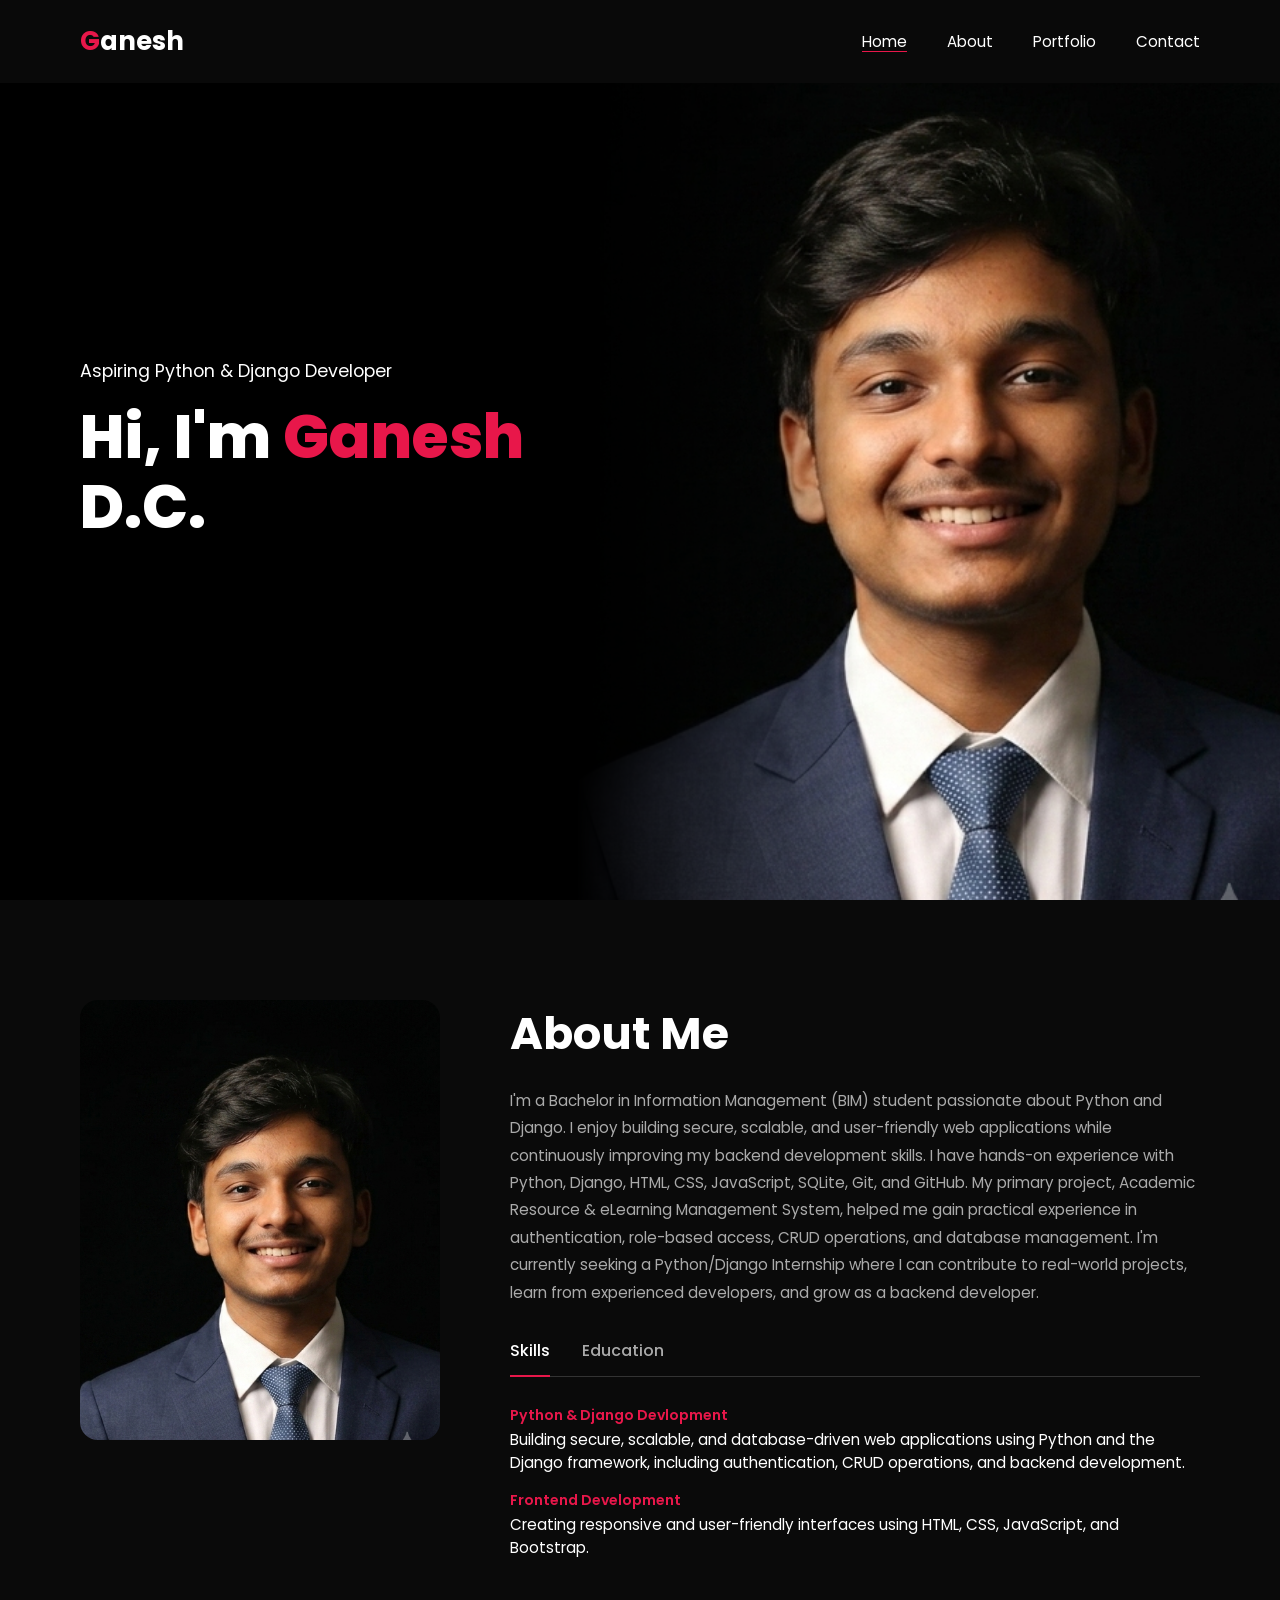
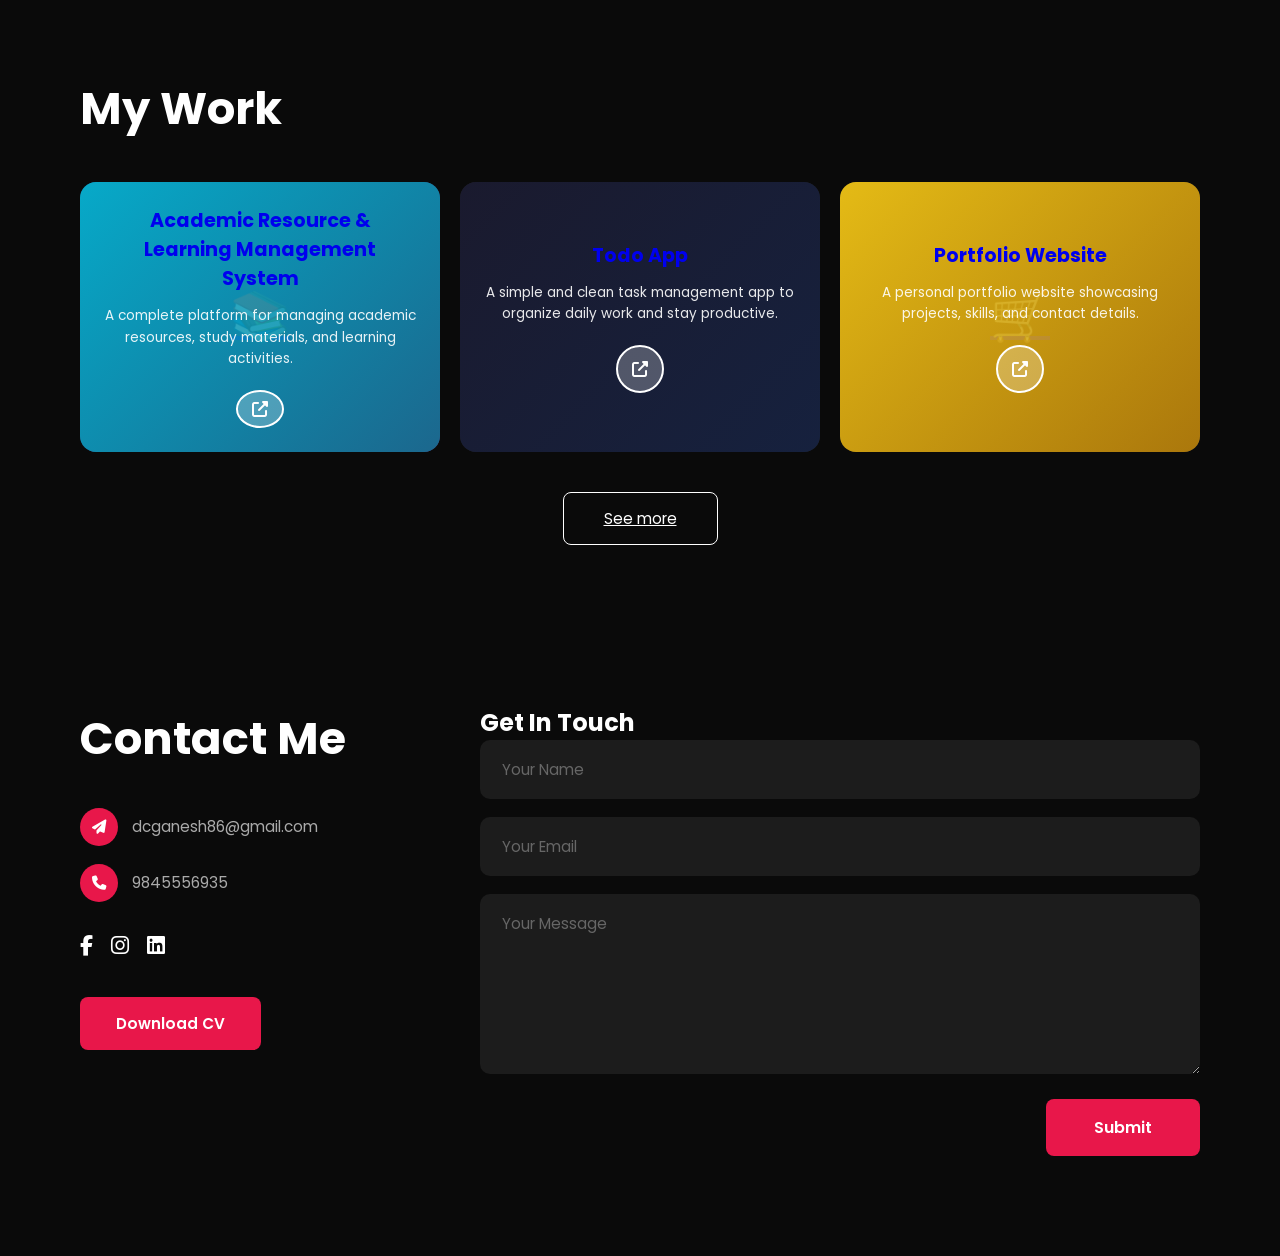
<file: index.html>
<!DOCTYPE html>
<html lang="en">
<head>
  <meta charset="UTF-8">
  <meta name="viewport" content="width=device-width, initial-scale=1.0">
  <title>Ganesh.-Web DEveloper</title>
  <link href="https://fonts.googleapis.com/css2?family=Poppins:wght@300;400;500;600;700;800&display=swap" rel="stylesheet">
  <link rel="stylesheet" href="https://cdnjs.cloudflare.com/ajax/libs/font-awesome/6.4.0/css/all.min.css">
  <link rel="stylesheet" href="style.css">
</head>
<body>

<nav>
  <div class="logo"><span>G</span>anesh</div>
  <ul class="nav-links">
    <li><a href="#home">Home</a></li>
    <li><a href="#about">About</a></li>
    <li><a href="#portfolio">Portfolio</a></li>
    <li><a href="#contact">Contact</a></li>
  </ul>
</nav>

<section id="home">
  <div class="hero-text">
    <p class="subtitle">Aspiring Python & Django Developer</p>
    <h1>Hi, I'm <span>Ganesh</span><br>D.C.</h1>
  </div>
  <div class="hero-photo">
    <img src="photoaboutme.png" alt="Ganesh">
  </div>
</section>

<section id="about">
  <div class="about-img-wrap">
    <img src="photoaboutme.png" alt="Ganesh">
  </div>
  <div class="about-content">
    <h2>About Me</h2>
    <p>I'm a Bachelor in Information Management (BIM) student passionate about Python and Django. I enjoy building secure, scalable, and user-friendly web applications while continuously improving my backend development skills.
I have hands-on experience with Python, Django, HTML, CSS, JavaScript, SQLite, Git, and GitHub. My primary project, Academic Resource & eLearning Management System, helped me gain practical experience in authentication, role-based access, CRUD operations, and database management.
I'm currently seeking a Python/Django Internship where I can contribute to real-world projects, learn from experienced developers, and grow as a backend developer.</p>

    <div class="tabs">
      <button class="tab-btn active" onclick="showTab('skills', this)">Skills</button>
      <button class="tab-btn" onclick="showTab('education', this)">Education</button>
    </div>

    <div id="skills" class="tab-content active">
      <div class="skill-item">
        <div class="skill-name">Python & Django Devlopment</div>
        <div class="skill-desc">Building secure, scalable, and database-driven web applications using Python and the Django framework,
           including authentication, CRUD operations, and backend development.</div>
      </div>
      <div class="skill-item">
        <div class="skill-name">Frontend Development</div>
        <div class="skill-desc">Creating responsive and user-friendly interfaces using 
          HTML, CSS, JavaScript, and Bootstrap.</div>
      </div>
    </div>

    <div id="education" class="tab-content">
      <div class="edu-item">
        <h4>Management</h4>
        <p>Liverpool college. 2020-2022</p>
      </div>
      <div class="edu-item">
        <h4>Bachelor of Information Management</h4>
        <p>Tu university · 2022 – running</p>
      </div>
    </div>
      
  </div>
</section>

<section id="portfolio">
  <h2>My Work</h2>
  <div class="portfolio-grid">

    <a href="https://academic-resource-learning-management.onrender.com/" class="portfolio-card featured project-2" target="_blank" rel="noopener noreferrer">
      <div class="img-placeholder p2">📚</div>
      <div class="overlay">
        <h3>Academic Resource & Learning Management System</h3>
        <p>A complete platform for managing academic resources, study materials, and learning activities.</p>
        <div class="ext-btn"><i class="fas fa-external-link-alt"></i></div>
      </div>
    </a>

    <a href="https://django-todo-app-1-c4s4.onrender.com/" class="portfolio-card project-1" target="_blank" rel="noopener noreferrer">
      <div class="img-placeholder p1" style="position:absolute;inset:0;"></div>
      <div class="overlay">
        <h3>Todo App</h3>
        <p>A simple and clean task management app to organize daily work and stay productive.</p>
        <div class="ext-btn"><i class="fas fa-external-link-alt"></i></div>
      </div>
    </a>

    <a href="https://ganesh-dc.github.io/my-portfolio/" class="portfolio-card project-3" target="_blank" rel="noopener noreferrer">
      <div class="img-placeholder p3">🛒</div>
      <div class="overlay">
        <h3>Portfolio Website</h3>
        <p>A personal portfolio website showcasing projects, skills, and contact details.</p>
        <div class="ext-btn"><i class="fas fa-external-link-alt"></i></div>
      </div>
    </a>

  </div>
  <div class="see-more-wrap">
    <a href="https://github.com/ganesh-dc?tab=repositories" class="btn-outline" target="_blank" rel="noopener noreferrer">See more</a>
  </div>
</section>

<section id="contact">
  <div class="contact-form">
    <h2>Get In Touch</h2>
    <div class="form-group">
      <input type="text" placeholder="Your Name">
    </div>
    <div class="form-group">
      <input type="email" placeholder="Your Email">
    </div>
    <div class="form-group">
      <textarea placeholder="Your Message"></textarea>
    </div>
    <button class="submit-btn">Submit</button>
  </div>

  <div class="contact-info">
    <h2>Contact Me</h2>

    <div class="contact-detail">
      <div class="icon-wrap"><i class="fas fa-paper-plane"></i></div>
      <span>dcganesh86@gmail.com</span>
    </div>

    <div class="contact-detail">
      <div class="icon-wrap"><i class="fas fa-phone"></i></div>
      <span>9845556935</span>
    </div>

    <div class="social-links">
      <a href="https://www.facebook.com/dc.gdc575"><i class="fab fa-facebook-f"></i></a>
      <a href="https://www.instagram.com/_dcganesh/"><i class="fab fa-instagram"></i></a>
      <a href="https://www.linkedin.com/in/ganesh-dc/"><i class="fab fa-linkedin"></i></a>
    </div>

    <button class="btn-accent" type="button">Download CV</button>
  </div>
</section>

<script src="script.js"></script>
</body>
</html>
</file>
<file: style.css>
* { margin: 0; padding: 0; box-sizing: border-box; }

:root {
  --accent: #e8174a;
  --bg: #0a0a0a;
  --card-bg: #1a1a1a;
  --text: #ffffff;
  --muted: #aaaaaa;
}

html { scroll-behavior: smooth; }

body {
  font-family: 'Poppins', sans-serif;
  background: var(--bg);
  color: var(--text);
  overflow-x: hidden;
}

nav {
  position: fixed;
  top: 0; left: 0; right: 0;
  z-index: 100;
  display: flex;
  justify-content: space-between;
  align-items: center;
  padding: 22px 80px;
  background: rgba(10,10,10,0.9);
  backdrop-filter: blur(8px);
}

.logo {
  font-size: 1.6rem;
  font-weight: 700;
  color: #fff;
}

.logo span { color: var(--accent); }

.nav-links {
  display: flex;
  gap: 40px;
  list-style: none;
}

.nav-links a {
  color: #fff;
  text-decoration: none;
  font-size: 0.95rem;
  font-weight: 400;
  transition: color 0.2s;
  position: relative;
}

.nav-links a:hover { color: var(--accent); }

.nav-links a.active {
  text-decoration: underline;
  text-underline-offset: 4px;
  text-decoration-color: var(--accent);
}

#home {
  min-height: 100vh;
  display: flex;
  align-items: center;
  position: relative;
  padding: 0 80px;
  overflow: hidden;
  background: #000;
}

.hero-text {
  z-index: 2;
  max-width: 580px;
}

.hero-text .subtitle {
  font-size: 1.1rem;
  font-weight: 400;
  color: var(--text);
  margin-bottom: 18px;
}

.hero-text h1 {
  font-size: 3.8rem;
  font-weight: 800;
  line-height: 1.15;
}

.hero-text h1 span { color: var(--accent); }

.hero-photo {
  position: absolute;
  right: 0;
  bottom: 0;
  width: 55%;
  height: 100%;
  background: linear-gradient(135deg, #1a0a0a 0%, #2a0a0a 100%);
  display: flex;
  align-items: center;
  justify-content: center;
  mask-image: linear-gradient(to left, rgba(0,0,0,1) 60%, rgba(0,0,0,0) 100%);
  -webkit-mask-image: linear-gradient(to left, rgba(0,0,0,1) 60%, rgba(0,0,0,0) 100%);
}

.hero-photo img {
  width: 100%;
  height: 100%;
  object-fit: cover;
  object-position: center top;
  opacity: 1;
}

.hero-photo .hero-placeholder {
  font-size: 8rem;
  opacity: 0.15;
}

#about {
  padding: 100px 80px;
  display: flex;
  gap: 70px;
  align-items: flex-start;
}

.about-img-wrap {
  flex-shrink: 0;
  width: 360px;
  height: 440px;
  border-radius: 18px;
  overflow: hidden;
  background: #1c1c1c;
  display: flex;
  align-items: center;
  justify-content: center;
}

.about-img-wrap img {
  width: 100%;
  height: 100%;
  object-fit: cover;
}

.about-content { flex: 1; }

.about-content h2 {
  font-size: 2.8rem;
  font-weight: 700;
  margin-bottom: 20px;
}

.about-content > p {
  color: var(--muted);
  font-size: 0.95rem;
  line-height: 1.8;
  margin-bottom: 32px;
}

.tabs {
  display: flex;
  gap: 32px;
  border-bottom: 1px solid #333;
  margin-bottom: 28px;
}

.tab-btn {
  background: none;
  border: none;
  color: var(--muted);
  font-size: 1rem;
  font-family: 'Poppins', sans-serif;
  cursor: pointer;
  padding-bottom: 12px;
  font-weight: 500;
  border-bottom: 2px solid transparent;
  margin-bottom: -1px;
  transition: all 0.2s;
}

.tab-btn.active {
  color: #fff;
  border-bottom-color: var(--accent);
}

.tab-content { display: none; }
.tab-content.active { display: block; }

.skill-item { margin-bottom: 16px; }

.skill-item .skill-name {
  color: var(--accent);
  font-size: 0.88rem;
  font-weight: 600;
  margin-bottom: 2px;
}

.skill-item .skill-desc {
  color: #fff;
  font-size: 0.95rem;
}

.exp-item,
.edu-item {
  margin-bottom: 20px;
  padding-left: 14px;
  border-left: 2px solid var(--accent);
}

.exp-item h4,
.edu-item h4 {
  font-size: 1rem;
  font-weight: 600;
}

.exp-item p,
.edu-item p {
  color: var(--muted);
  font-size: 0.88rem;
  margin-bottom: 0;
}

#portfolio {
  padding: 0 80px 100px;
}

#portfolio h2 {
  font-size: 2.8rem;
  font-weight: 700;
  margin-bottom: 40px;
}

.portfolio-grid {
  display: grid;
  grid-template-columns: repeat(3, 1fr);
  gap: 20px;
  margin-bottom: 40px;
}

.portfolio-card {
  border-radius: 16px;
  overflow: hidden;
  position: relative;
  aspect-ratio: 4/3;
  background: #1a1a1a;
  cursor: pointer;
}

.portfolio-card img {
  width: 100%;
  height: 100%;
  object-fit: cover;
  transition: transform 0.3s;
}

.portfolio-card:hover img { transform: scale(1.05); }

.portfolio-card .overlay {
  position: absolute;
  inset: 0;
  display: flex;
  flex-direction: column;
  align-items: center;
  justify-content: center;
  text-align: center;
  padding: 24px;
}

.portfolio-card.featured .overlay {
  background: linear-gradient(135deg, rgba(232,23,74,0.9) 0%, rgba(200,10,50,0.8) 100%);
}

.portfolio-card.project-2 .overlay {
  background: linear-gradient(135deg, rgba(6,182,212,0.9) 0%, rgba(14,116,144,0.8) 100%);
}

.portfolio-card.project-3 .overlay {
  background: linear-gradient(135deg, rgba(250,204,21,0.9) 0%, rgba(202,138,4,0.8) 100%);
}

.portfolio-card .overlay h3 {
  font-size: 1.2rem;
  font-weight: 700;
  margin-bottom: 12px;
}

.portfolio-card .overlay p {
  font-size: 0.85rem;
  line-height: 1.6;
  margin-bottom: 20px;
  color: rgba(255,255,255,0.9);
}

.portfolio-card .overlay .ext-btn {
  width: 48px;
  height: 48px;
  border-radius: 50%;
  background: rgba(255,255,255,0.25);
  border: 2px solid #fff;
  color: #fff;
  display: flex;
  align-items: center;
  justify-content: center;
  font-size: 1rem;
  cursor: pointer;
  transition: background 0.2s;
}

.portfolio-card .overlay .ext-btn:hover {
  background: rgba(255,255,255,0.4);
}

.img-placeholder {
  width: 100%;
  height: 100%;
  display: flex;
  align-items: center;
  justify-content: center;
  font-size: 3rem;
  color: #555;
}

.img-placeholder.p1 { background: linear-gradient(135deg, #1a1a2e, #16213e); }
.img-placeholder.p2 { background: linear-gradient(135deg, #0f3460, #533483); }
.img-placeholder.p3 { background: linear-gradient(135deg, #1a1a1a, #2d2d2d); }

.see-more-wrap {
  display: flex;
  justify-content: center;
}

.btn-outline {
  border: 1px solid #fff;
  background: transparent;
  color: #fff;
  padding: 14px 40px;
  border-radius: 8px;
  font-family: 'Poppins', sans-serif;
  font-size: 0.95rem;
  cursor: pointer;
  transition: all 0.2s;
}

.btn-outline:hover {
  background: #fff;
  color: #000;
}

#contact {
  padding: 60px 80px 100px;
  display: flex;
  gap: 80px;
  align-items: flex-start;
  flex-direction: row-reverse;
}

.contact-info { flex: 0 0 320px; }

.contact-info h2 {
  font-size: 2.8rem;
  font-weight: 700;
  margin-bottom: 36px;
}

.contact-detail {
  display: flex;
  align-items: center;
  gap: 14px;
  margin-bottom: 18px;
}

.contact-detail .icon-wrap {
  width: 38px;
  height: 38px;
  border-radius: 50%;
  background: var(--accent);
  display: flex;
  align-items: center;
  justify-content: center;
  font-size: 0.9rem;
  flex-shrink: 0;
}

.contact-detail span {
  font-size: 0.95rem;
  color: var(--muted);
}

.social-links {
  display: flex;
  gap: 18px;
  margin: 28px 0 36px;
}

.social-links a {
  color: #fff;
  font-size: 1.3rem;
  text-decoration: none;
  transition: color 0.2s;
}

.social-links a.linkedin { color: var(--accent); }
.social-links a:hover { color: var(--accent); }

.btn-accent {
  background: var(--accent);
  color: #fff;
  border: none;
  padding: 15px 36px;
  border-radius: 8px;
  font-family: 'Poppins', sans-serif;
  font-size: 0.95rem;
  font-weight: 600;
  cursor: pointer;
  transition: background 0.2s;
}

.btn-accent:hover { background: #c41040; }

.contact-form { flex: 1; }

.form-group { margin-bottom: 18px; }

.form-group input,
.form-group textarea {
  width: 100%;
  background: #1c1c1c;
  border: none;
  border-radius: 10px;
  padding: 18px 22px;
  color: var(--muted);
  font-family: 'Poppins', sans-serif;
  font-size: 0.95rem;
  outline: none;
  transition: background 0.2s;
  resize: vertical;
}

.form-group input::placeholder,
.form-group textarea::placeholder { color: #666; }

.form-group input:focus,
.form-group textarea:focus { background: #222; }

.form-group textarea { min-height: 180px; }

.submit-btn {
  background: var(--accent);
  color: #fff;
  border: none;
  padding: 16px 48px;
  border-radius: 8px;
  font-family: 'Poppins', sans-serif;
  font-size: 1rem;
  font-weight: 600;
  cursor: pointer;
  transition: background 0.2s;
  margin-top: 6px;
  display: block;
  margin-left: auto;
}

.submit-btn:hover { background: #c41040; }

@media (max-width: 900px) {
  nav { padding: 18px 24px; }
  #home { padding: 0 24px; }
  .hero-text h1 { font-size: 2.4rem; }
  #about { flex-direction: column; padding: 60px 24px; }
  .about-img-wrap { width: 100%; height: 300px; }
  #services { padding: 60px 24px; }
  #portfolio { padding: 0 24px 80px; }
  .services-grid,
  .portfolio-grid { grid-template-columns: 1fr; }
  #contact { flex-direction: column; padding: 60px 24px; }
  .contact-info { flex: none; }
}
</file>
